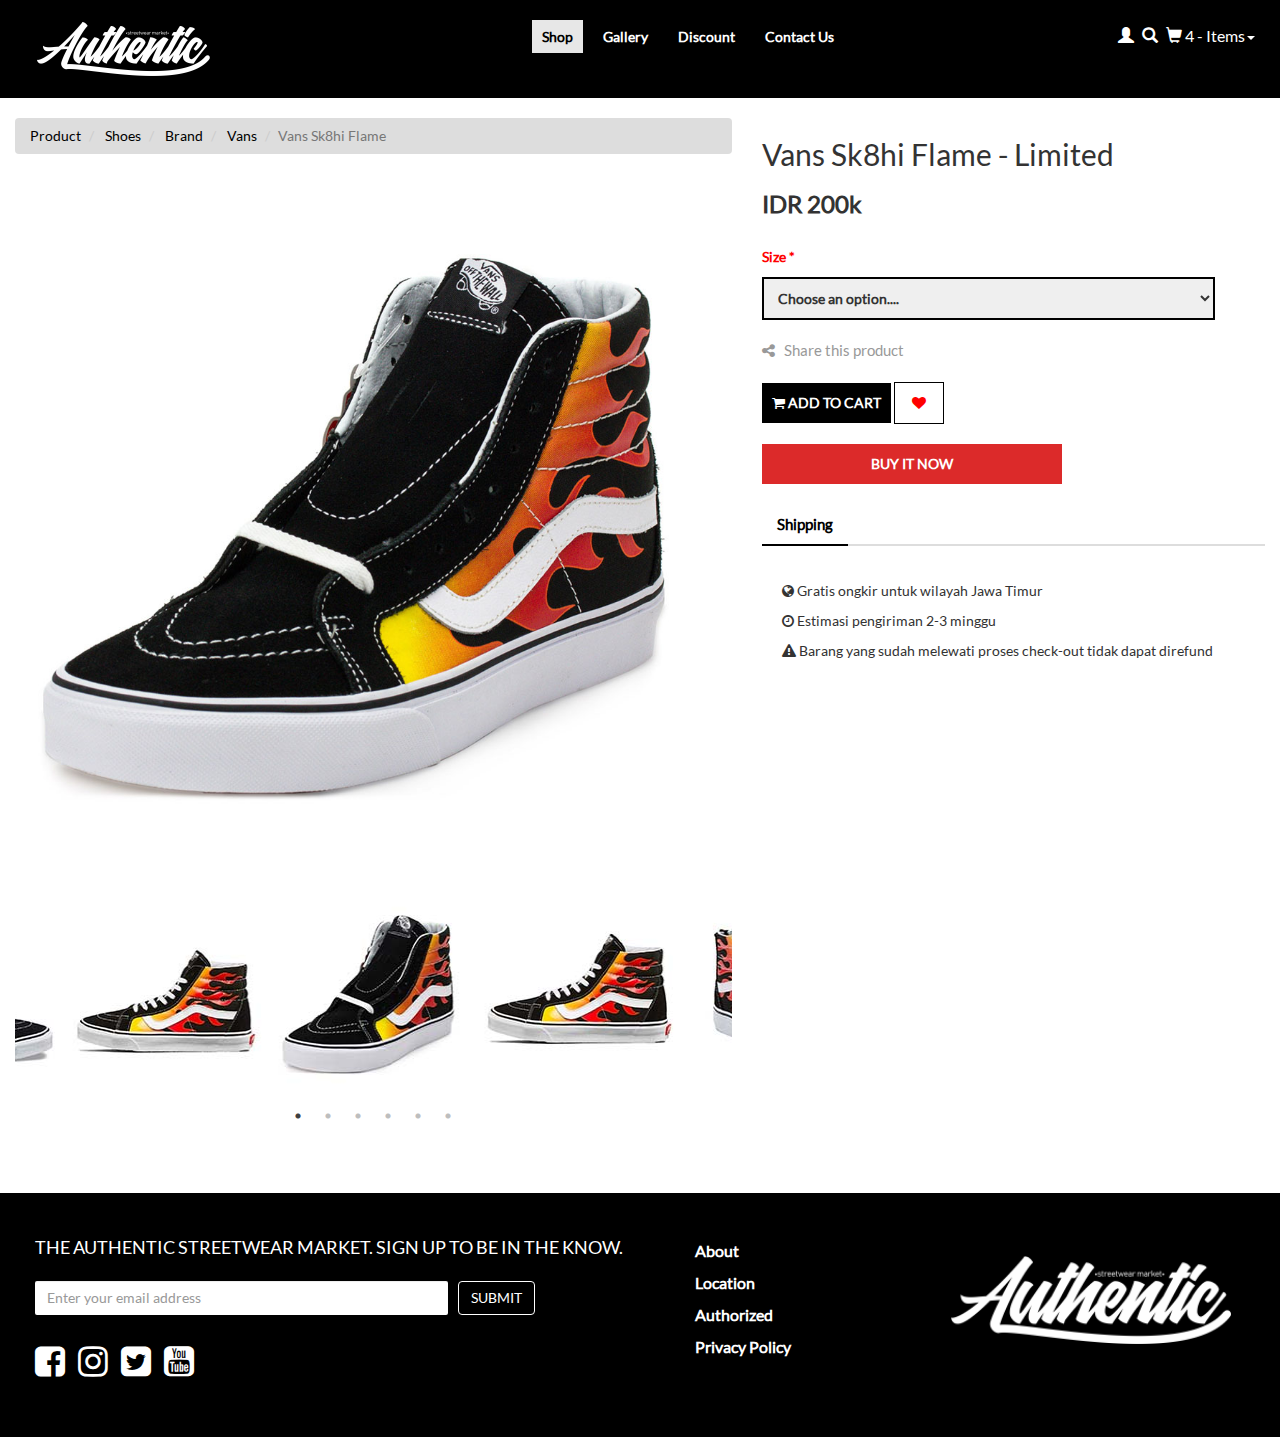
<file: added-item.html>
<!DOCTYPE html>
<html>
<head>
	<meta charset="utf-8">
	<meta http-equiv="X-UA-Compatible" content="IE=edge">
	<meta name="viewport" content="width=device-width, initial-scale=1">
	<title>Authentic Shoes | Product</title>
	<link rel="stylesheet" href="css/bootstrap.min.css">
    <link rel="stylesheet" type="text/css" href="css/font-awesome.css">
	<link rel="stylesheet" type="text/css" href="css/style.css">

	<!-- libs -->
	<link rel="stylesheet" type="text/css" href="js/libs/slick/slick.css">
 	<link rel="stylesheet" type="text/css" href="js/libs/slick/slick-theme.css">
</head>
<body>
	<header>
		<div class="container-fluid">
			<div class="row">
				<div class="col-md-3">
					<a href="index.html"><img class="img-responsive" src="img/2222.png" style="padding: 12px;"></a>
				</div>
				<div class="col-md-7">
					<nav class="navbar navbar-default" role="navigation">
						<div class="container-fluid">
							<!-- Brand and toggle get grouped for better mobile display -->
							<div class="navbar-header">
								<button type="button" class="navbar-toggle" data-toggle="collapse" data-target=".navbar-ex1-collapse">
									<span class="sr-only">Toggle navigation</span>
									<span class="icon-bar"></span>
									<span class="icon-bar"></span>
									<span class="icon-bar"></span>
								</button>
								<a class="navbar-brand visible-xs" href="#">Authentic Shoes</a>
							</div>
					
							<!-- Collect the nav links, forms, and other content for toggling -->
							<div class="collapse navbar-collapse navbar-ex1-collapse">
								<ul class="nav navbar-nav">
									<li class="active"><a href="product.html">Shop</a></li>
									<li><a href="#">Gallery</a></li>
									<li><a href="#">Discount</a></li>
									<li><a href="#">Contact Us</a></li>
								</ul>
							</div><!-- /.navbar-collapse -->
						</div>
					</nav>
				</div>
				<div class="col-md-2">
					<div class="cart">
						<ul class="navbar-right cart-menu">
							<li><span class="glyphicon glyphicon-user"></span></li>
							<li><span class="glyphicon glyphicon-search"></span></li>
							<li class="dropdown">
					          <a href="#" class="dropdown-toggle" data-toggle="dropdown" role="button" aria-expanded="false"> <span class="glyphicon glyphicon-shopping-cart"></span> 4 - Items<span class="caret"></span></a>
					          <ul class="dropdown-menu dropdown-cart" role="menu">
					              <li>
					                  <span class="item">
					                    <span class="item-left">
					                        <img src="img/product/1.jpg" alt="" style="width:50px;" />
					                        <span class="item-info">
					                            <span><b>Vans Sk8hi Flame</b></span>
					                            <span>23$</span>
					                        </span>
					                    </span>
					                    <span class="item-right">
					                        <button class="btn btn-xs btn-danger pull-right">x</button>
					                    </span>
					                </span>
					              </li>
					              <li>
					                  <span class="item">
					                    <span class="item-left">
					                        <img src="img/product/2.jpg" alt="" style="width:50px;" />
					                        <span class="item-info">
					                            <span><b>Vans Sk8hi Tosca</b></span>
					                            <span>23$</span>
					                        </span>
					                    </span>
					                    <span class="item-right">
					                        <button class="btn btn-xs btn-danger pull-right">x</button>
					                    </span>
					                </span>
					              </li>
					              <li>
					                  <span class="item">
					                    <span class="item-left">
					                        <img src="img/product/3.jpg" alt="" style="width:50px;" />
					                        <span class="item-info">
					                            <span><b>Vans Sk8hi X</b></span>
					                            <span>23$</span>
					                        </span>
					                    </span>
					                    <span class="item-right">
					                        <button class="btn btn-xs btn-danger pull-right">x</button>
					                    </span>
					                </span>
					              </li>
					              <li>
					                  <span class="item">
					                    <span class="item-left">
					                        <img src="img/product/4.jpg" alt="" style="width:50px;" />
					                        <span class="item-info">
					                            <span><b>Vans Sk8hi Snoopy</b></span>
					                            <span>23$</span>
					                        </span>
					                    </span>
					                    <span class="item-right">
					                        <button class="btn btn-xs btn-danger pull-right">x</button>
					                    </span>
					                </span>
					              </li>
					              <li class="divider"></li>
					              <li><a class="text-center" href="" style="color:#000">View Cart</a></li>
					          </ul>
						</ul>
					</div>
				</div>
			</div>		
		</div>	
	</header><!-- /header -->
	<br>
	<section>
		<div class="container-fluid">
			<div class="row">
				<div class="col-md-7">
					<ol class="breadcrumb">
						<li>
							<a href="index.html">Product</a>
						</li>
						<li>
							<a href="#">Shoes</a>
						</li>
						<li>
							<a href="index.html">Brand</a>
						</li>
						<li>
							<a href="vans.html">Vans</a>
						</li>
						<li class="active">Vans Sk8hi Flame</li>
					</ol>
					<div class="slider-for">
						<div><img src="img/product/preview/1.jpg"></div>
						<div><img src="img/product/preview/2.jpg"></div>
						<div><img src="img/product/preview/3.jpg"></div>
						<div><img src="img/product/preview/4.jpg"></div>
						<div><img src="img/product/preview/5.jpg"></div>
						<div><img src="img/product/preview/6.jpg"></div>
					</div>

					<div class="slider-nav">
					  	<div><img src="img/product/preview/1-1.jpg"></div>
					  	<div><img src="img/product/preview/2-2.jpg"></div>
						<div><img src="img/product/preview/3-3.jpg"></div>
						<div><img src="img/product/preview/4-4.jpg"></div>
						<div><img src="img/product/preview/5-5.jpg"></div>
						<div><img src="img/product/preview/6-6.jpg"></div>
					</div>
				</div>	
				<div class="col-md-5">
					<div class="detailed-ct">
						<h2>Vans Sk8hi Flame - Limited</h2>
						<h3><b>IDR 200k</b></h3>
						<br>
						<p id="red">Size *</p>
						<select>
							<option>Choose an option....</option>
							<option>38</option>
							<option>39</option>
							<option>40 (Sold Out)</option>
							<option>41</option>
							<option>42 (Sold Out</option>
						</select>
						<br><br>
						<a href="#"><i class="fa fa-share-alt"></i> &nbsp; Share this product</a>
						<br><br>
						<div class="btn-group">
							<button type="button"><i class="fa fa-shopping-cart"></i>&nbsp;add to cart</button>
							<button type="button" id="wl"  data-toggle="tooltip" data-placement="right" title="Add to wish list"><i class="fa fa-heart"></i></button>
						</div>
						<br><br>
						<div class="btn-group">
							<form action="payments.html">
								<button type="submit" id="buy">Buy It Now</button>
							</form>
						</div>
						<br><br>
						<div role="tabpanel">
							<!-- Nav tabs -->
							<ul class="nav nav-tabs" role="tablist">
								<li role="presentation" class="active">
									<a href="#tab" aria-controls="tab" role="tab" data-toggle="tab">Shipping</a>
								</li>
							</ul>
						
							<!-- Tab panes -->
							<div class="tab-content">
								<div role="tabpanel" class="tab-pane active" id="tab">
								<p><i class="fa fa-globe" aria-hidden="true"></i> Gratis ongkir untuk wilayah Jawa Timur</p>
								<p><i class="fa fa-clock-o" aria-hidden="true"></i> Estimasi pengiriman 2-3 minggu</p>
								<p><i class="fa fa-exclamation-triangle" aria-hidden="true"></i> Barang yang sudah melewati proses check-out tidak dapat direfund</p> 
								</div>
							</div>
						</div>
					</div>
				</div>
			</div>
		</div>
	</section>
	<br>
	<footer>
		<div class="container-fluid">
			<div class="row">
				<div class="col-md-6">
					<form action="" method="POST" role="form">
						<legend>THE AUTHENTIC STREETWEAR MARKET. SIGN UP TO BE IN THE KNOW.</legend>
						<div class="form-group">
							<input type="text" class="form-control" id="" placeholder="Enter your email address">
						</div>					
						<button type="submit" class="btn btn-primary">Submit</button>
					</form>
					<br>
					<ul class="social-media">
						<li>
							<a href="">
								<i class="fa fa-facebook-square"></i>
							</a>
						</li>
						<li>
							<a href="">
								<i class="fa fa-instagram"></i>
							</a>
						</li>
						<li>
							<a href="">
								<i class="fa fa-twitter-square"></i>
							</a>
						</li>
						<li>
							<a href="">
								<i class="fa fa-youtube-square"></i>
							</a>
						</li>
					</ul>				
				</div>
				<div class="col-md-3">
					<ul class="menu">
						<li><a href="">About</a></li>
						<li><a href="">Location</a></li>
						<li><a href="">Authorized</a></li>
						<li><a href="">Privacy Policy</a></li>
					</ul>
				</div>
				<div class="col-md-3">
					<img src="img/12.png">
				</div>
			</div>
		</div>	
	</footer>
	
	<script src="js/jquery.js"></script>
	<script src="js/bootstrap.min.js"></script>
	<script src="js/libs/slick/slick.js" type="text/javascript" charset="utf-8"></script>
	<script type="text/javascript">
		$('.slider-for').slick({
		  slidesToShow: 1,
		  slidesToScroll: 1,
		  arrows: false,
		  fade: true,
		  asNavFor: '.slider-nav'
		});
		$('.slider-nav').slick({
		  slidesToShow: 3,
		  slidesToScroll: 1,
		  asNavFor: '.slider-for',
		  dots: true,
		  centerMode: true,
		  focusOnSelect: true
		});
	</script>
	<script type="text/javascript">
		$(function () {
		  $('[data-toggle="tooltip"]').tooltip()
		})
	</script>
</body>
</html>
</file>
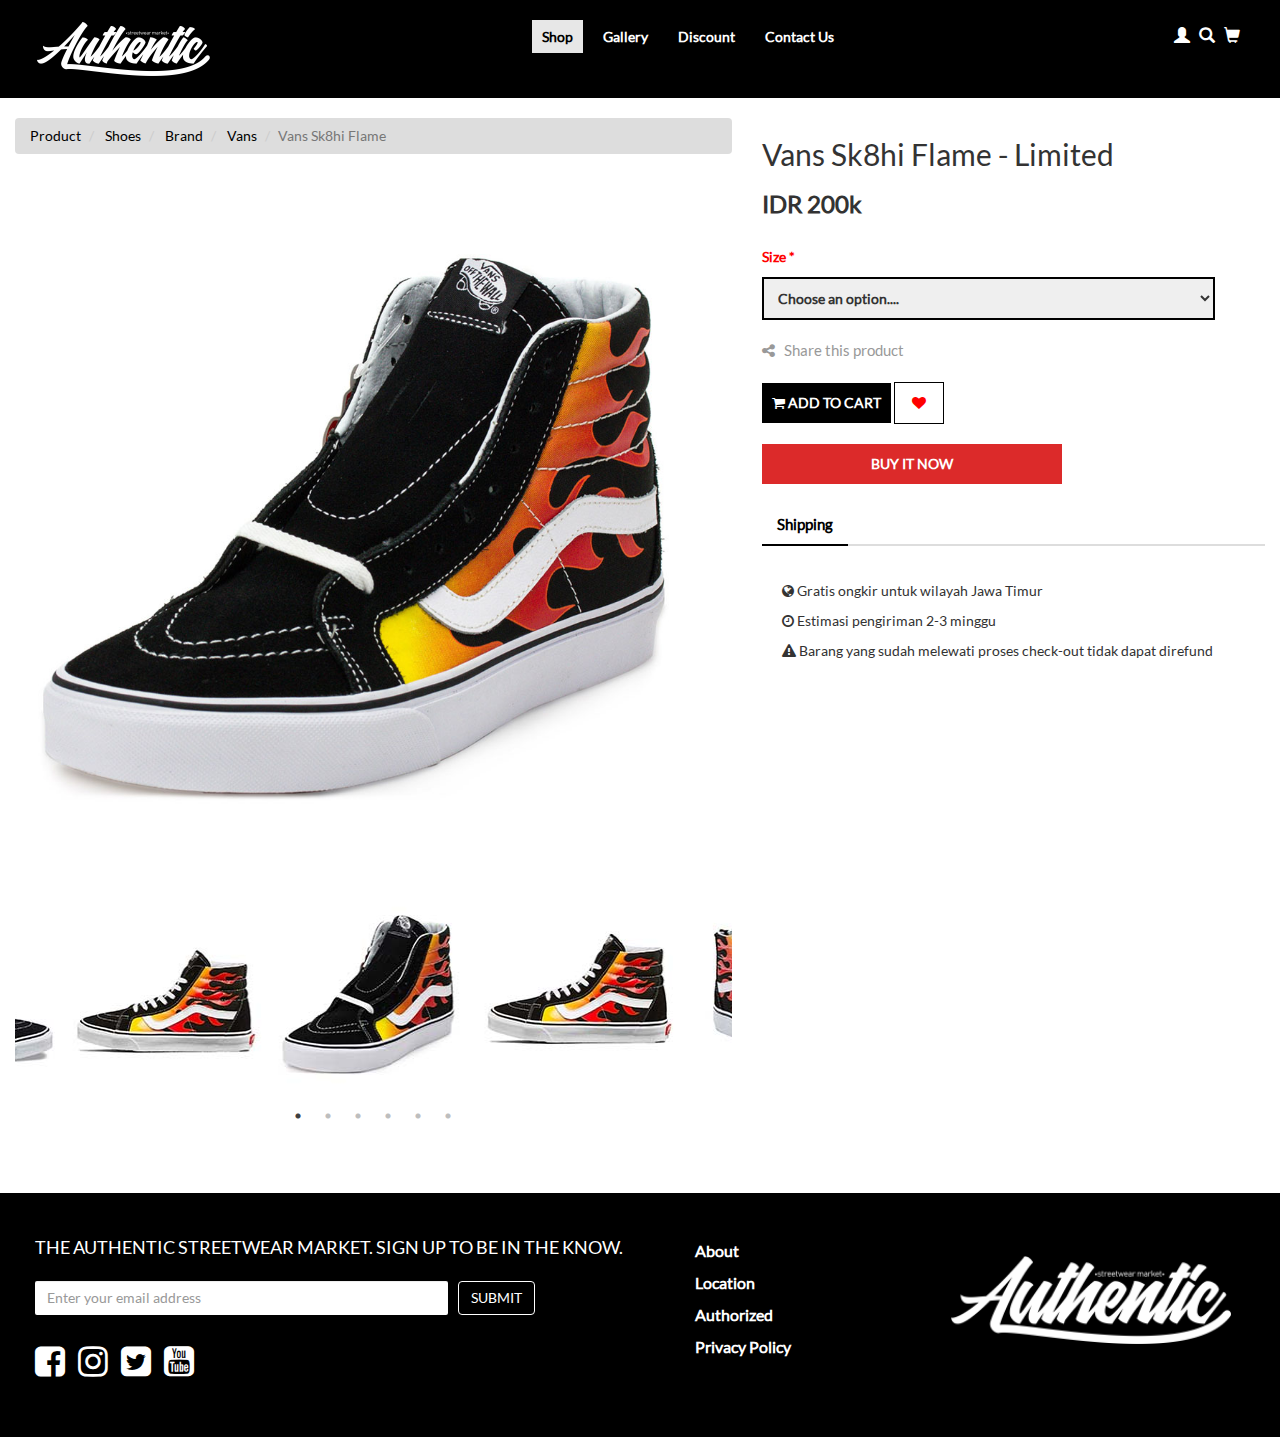
<file: detail-product.html>
<!DOCTYPE html>
<html>
<head>
	<meta charset="utf-8">
	<meta http-equiv="X-UA-Compatible" content="IE=edge">
	<meta name="viewport" content="width=device-width, initial-scale=1">
	<title>Authentic Shoes | Product</title>
	<link rel="stylesheet" href="css/bootstrap.min.css">
    <link rel="stylesheet" type="text/css" href="css/font-awesome.css">
	<link rel="stylesheet" type="text/css" href="css/style.css">

	<!-- libs -->
	<link rel="stylesheet" type="text/css" href="js/libs/slick/slick.css">
 	<link rel="stylesheet" type="text/css" href="js/libs/slick/slick-theme.css">
</head>
<body>
	<header>
		<div class="container-fluid">
			<div class="row">
				<div class="col-md-3">
					<a href="index.html"><img class="img-responsive" src="img/2222.png" style="padding: 12px;"></a>
				</div>
				<div class="col-md-7">
					<nav class="navbar navbar-default" role="navigation">
						<div class="container-fluid">
							<!-- Brand and toggle get grouped for better mobile display -->
							<div class="navbar-header">
								<button type="button" class="navbar-toggle" data-toggle="collapse" data-target=".navbar-ex1-collapse">
									<span class="sr-only">Toggle navigation</span>
									<span class="icon-bar"></span>
									<span class="icon-bar"></span>
									<span class="icon-bar"></span>
								</button>
								<a class="navbar-brand visible-xs" href="#">Authentic Shoes</a>
							</div>
					
							<!-- Collect the nav links, forms, and other content for toggling -->
							<div class="collapse navbar-collapse navbar-ex1-collapse">
								<ul class="nav navbar-nav">
									<li class="active"><a href="product.html">Shop</a></li>
									<li><a href="#">Gallery</a></li>
									<li><a href="#">Discount</a></li>
									<li><a href="#">Contact Us</a></li>
								</ul>
							</div><!-- /.navbar-collapse -->
						</div>
					</nav>
				</div>
				<div class="col-md-2">
					<div class="cart">
						<span class="glyphicon glyphicon-user"></span>
						&nbsp;
						<span class="glyphicon glyphicon-search"></span>
						&nbsp;
						<span class="glyphicon glyphicon-shopping-cart"></span>
					</div>
				</div>
			</div>		
		</div>	
	</header><!-- /header -->
	<br>
	<section>
		<div class="container-fluid">
			<div class="row">
				<div class="col-md-7">
					<ol class="breadcrumb">
						<li>
							<a href="index.html">Product</a>
						</li>
						<li>
							<a href="#">Shoes</a>
						</li>
						<li>
							<a href="index.html">Brand</a>
						</li>
						<li>
							<a href="vans.html">Vans</a>
						</li>
						<li class="active">Vans Sk8hi Flame</li>
					</ol>
					<div class="slider-for">
						<div><img src="img/product/preview/1.jpg"></div>
						<div><img src="img/product/preview/2.jpg"></div>
						<div><img src="img/product/preview/3.jpg"></div>
						<div><img src="img/product/preview/4.jpg"></div>
						<div><img src="img/product/preview/5.jpg"></div>
						<div><img src="img/product/preview/6.jpg"></div>
					</div>

					<div class="slider-nav">
					  	<div><img src="img/product/preview/1-1.jpg"></div>
					  	<div><img src="img/product/preview/2-2.jpg"></div>
						<div><img src="img/product/preview/3-3.jpg"></div>
						<div><img src="img/product/preview/4-4.jpg"></div>
						<div><img src="img/product/preview/5-5.jpg"></div>
						<div><img src="img/product/preview/6-6.jpg"></div>
					</div>
				</div>	
				<div class="col-md-5">
					<div class="detailed-ct">
						<h2>Vans Sk8hi Flame - Limited</h2>
						<h3><b>IDR 200k</b></h3>
						<br>
						<p id="red">Size *</p>
						<select>
							<option>Choose an option....</option>
							<option>38</option>
							<option>39</option>
							<option>40 (Sold Out)</option>
							<option>41</option>
							<option>42 (Sold Out</option>
						</select>
						<br><br>
						<a href="#"><i class="fa fa-share-alt"></i> &nbsp; Share this product</a>
						<br><br>
						<div class="btn-group">
							<form action="added-item.html">
								<button type="submit"><i class="fa fa-shopping-cart"></i>&nbsp;add to cart</button>
							<button type="button" id="wl"  data-toggle="tooltip" data-placement="right" title="Add to wish list"><i class="fa fa-heart"></i></button>
							</form>
						</div>
						<br><br>
						<div class="btn-group">
							<form action="payments.html">
								<button type="submit" id="buy">Buy It Now</button>
							</form>
						</div>
						<br><br>
						<div role="tabpanel">
							<!-- Nav tabs -->
							<ul class="nav nav-tabs" role="tablist">
								<li role="presentation" class="active">
									<a href="#tab" aria-controls="tab" role="tab" data-toggle="tab">Shipping</a>
								</li>
							</ul>
						
							<!-- Tab panes -->
							<div class="tab-content">
								<div role="tabpanel" class="tab-pane active" id="tab">
								<p><i class="fa fa-globe" aria-hidden="true"></i> Gratis ongkir untuk wilayah Jawa Timur</p>
								<p><i class="fa fa-clock-o" aria-hidden="true"></i> Estimasi pengiriman 2-3 minggu</p>
								<p><i class="fa fa-exclamation-triangle" aria-hidden="true"></i> Barang yang sudah melewati proses check-out tidak dapat direfund</p> 
								</div>
							</div>
						</div>
					</div>
				</div>
			</div>
		</div>
	</section>
	<br>
	<footer>
		<div class="container-fluid">
			<div class="row">
				<div class="col-md-6">
					<form action="" method="POST" role="form">
						<legend>THE AUTHENTIC STREETWEAR MARKET. SIGN UP TO BE IN THE KNOW.</legend>
						<div class="form-group">
							<input type="text" class="form-control" id="" placeholder="Enter your email address">
						</div>					
						<button type="submit" class="btn btn-primary">Submit</button>
					</form>
					<br>
					<ul class="social-media">
						<li>
							<a href="">
								<i class="fa fa-facebook-square"></i>
							</a>
						</li>
						<li>
							<a href="">
								<i class="fa fa-instagram"></i>
							</a>
						</li>
						<li>
							<a href="">
								<i class="fa fa-twitter-square"></i>
							</a>
						</li>
						<li>
							<a href="">
								<i class="fa fa-youtube-square"></i>
							</a>
						</li>
					</ul>				
				</div>
				<div class="col-md-3">
					<ul class="menu">
						<li><a href="">About</a></li>
						<li><a href="">Location</a></li>
						<li><a href="">Authorized</a></li>
						<li><a href="">Privacy Policy</a></li>
					</ul>
				</div>
				<div class="col-md-3">
					<img src="img/12.png">
				</div>
			</div>
		</div>	
	</footer>
	
	<script src="js/jquery.js"></script>
	<script src="js/bootstrap.min.js"></script>
	<script src="js/libs/slick/slick.js" type="text/javascript" charset="utf-8"></script>
	<script type="text/javascript">
		$('.slider-for').slick({
		  slidesToShow: 1,
		  slidesToScroll: 1,
		  arrows: false,
		  fade: true,
		  asNavFor: '.slider-nav'
		});
		$('.slider-nav').slick({
		  slidesToShow: 3,
		  slidesToScroll: 1,
		  asNavFor: '.slider-for',
		  dots: true,
		  centerMode: true,
		  focusOnSelect: true
		});
	</script>
	<script type="text/javascript">
		$(function () {
		  $('[data-toggle="tooltip"]').tooltip()
		})
	</script>
</body>
</html>
</file>
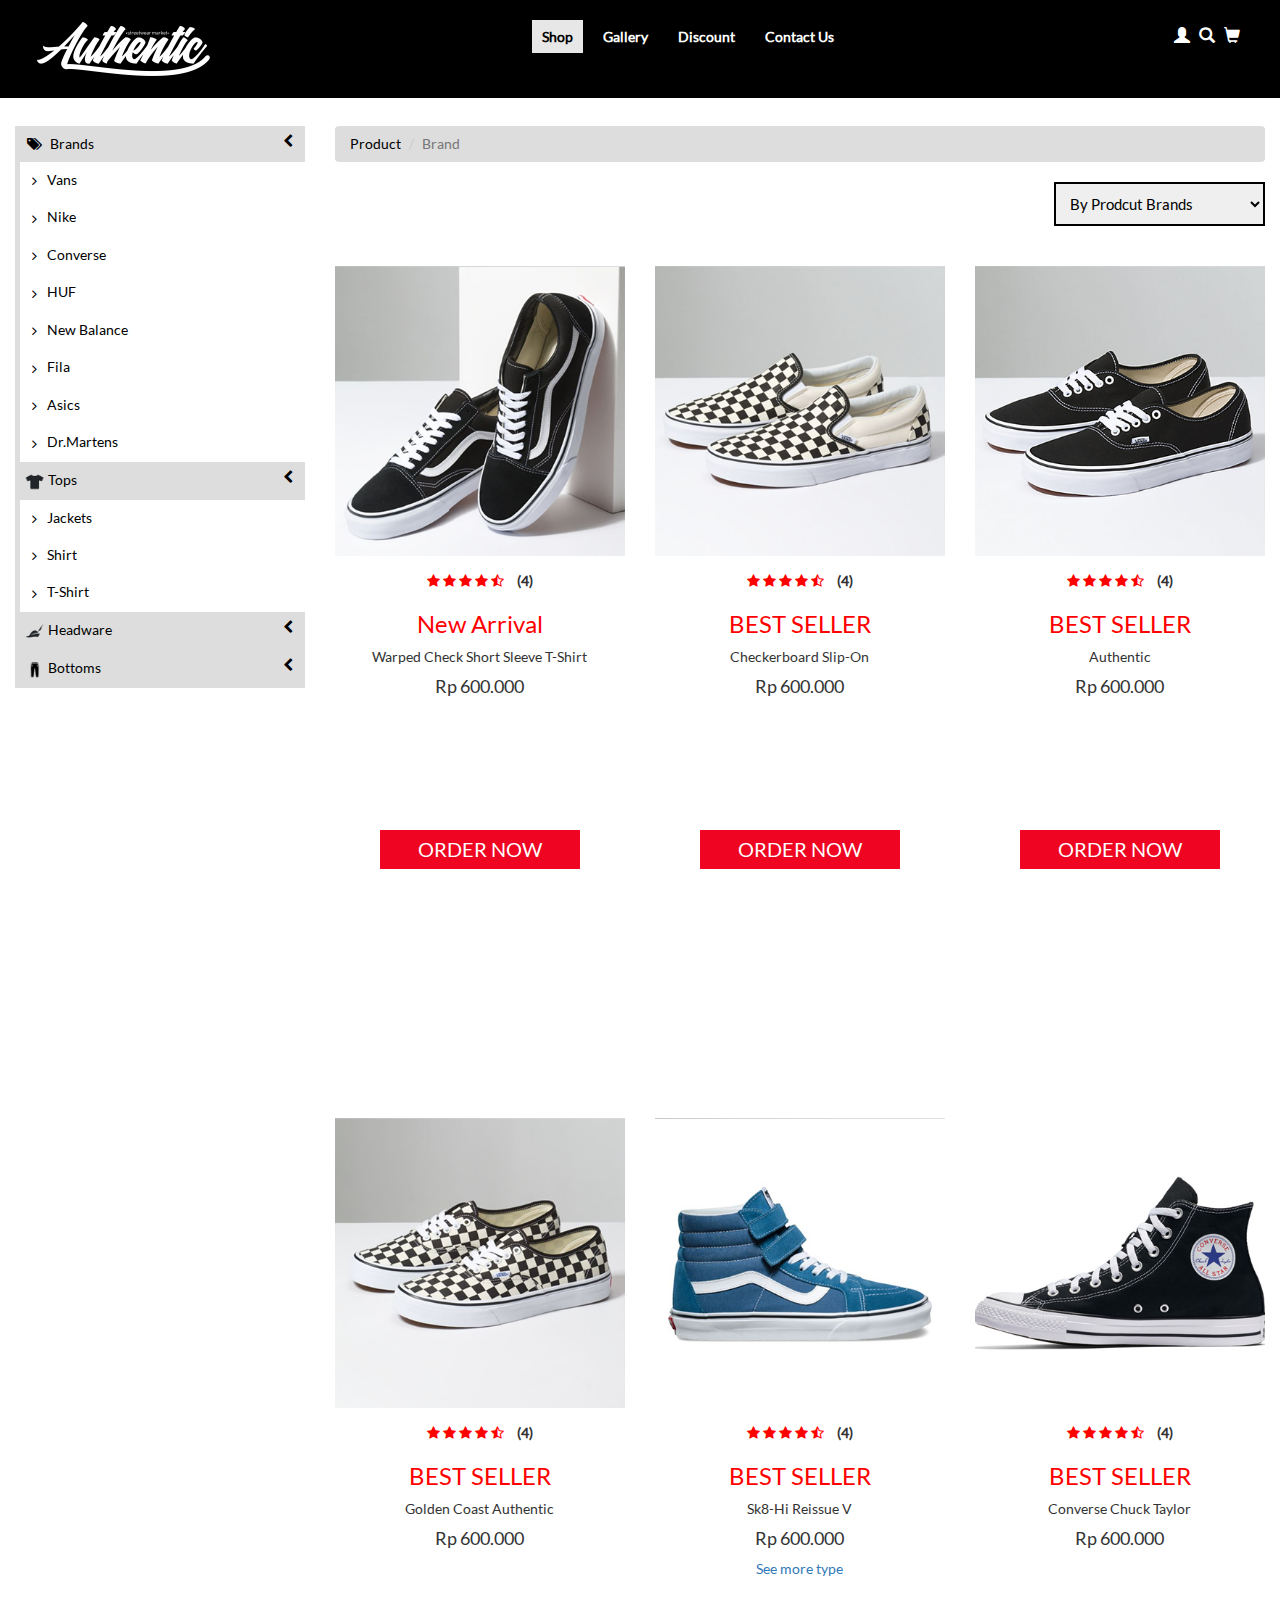
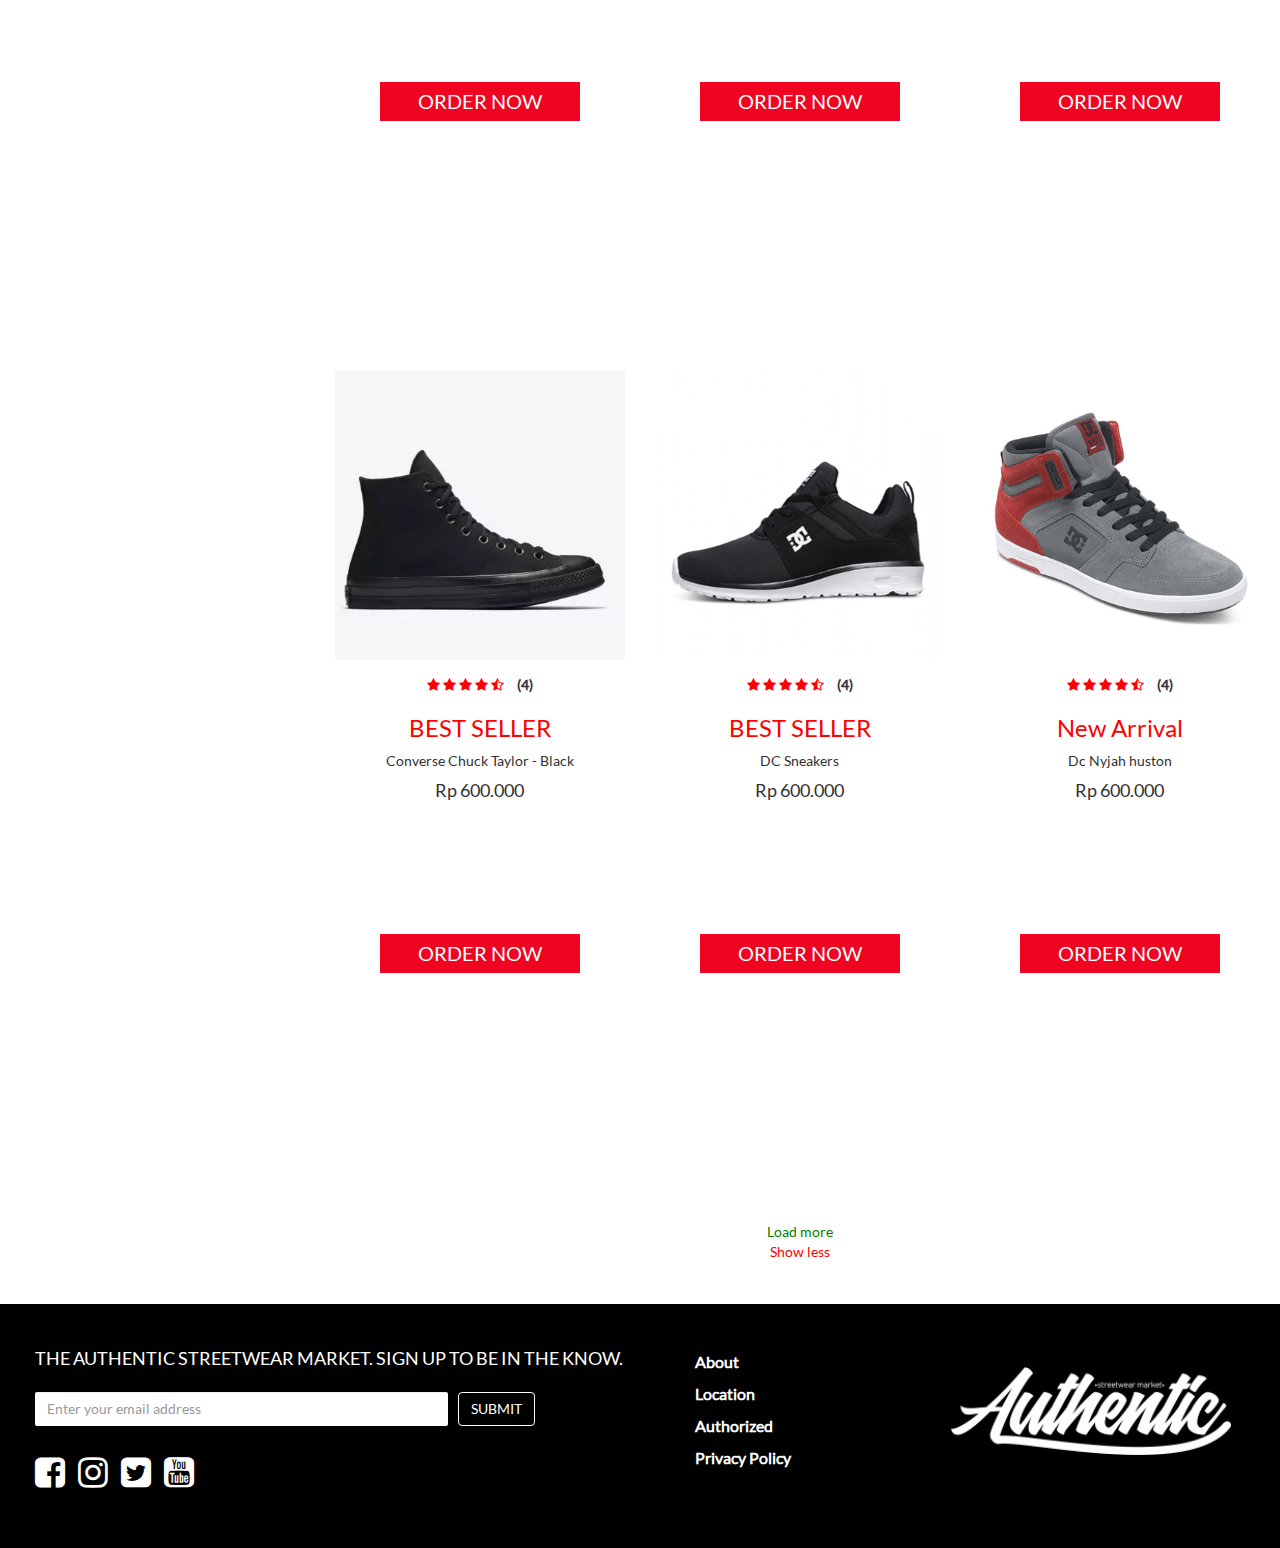
<file: product.html>
<!DOCTYPE html>
<html>
<head>
	<meta charset="utf-8">
	<meta http-equiv="X-UA-Compatible" content="IE=edge">
	<meta name="viewport" content="width=device-width, initial-scale=1">
	<title>Authentic Shoes | Product</title>
	<link rel="stylesheet" href="css/bootstrap.min.css">
    <link rel="stylesheet" type="text/css" href="css/font-awesome.css">
	<link rel="stylesheet" type="text/css" href="css/style.css">
</head>
<body>
	<header>
		<div class="container-fluid">
			<div class="row">
				<div class="col-md-3">
					<a href="index.html"><img class="img-responsive" src="img/2222.png" style="padding: 12px;"></a>
				</div>
				<div class="col-md-7">
					<nav class="navbar navbar-default" role="navigation">
						<div class="container-fluid">
							<!-- Brand and toggle get grouped for better mobile display -->
							<div class="navbar-header">
								<button type="button" class="navbar-toggle" data-toggle="collapse" data-target=".navbar-ex1-collapse">
									<span class="sr-only">Toggle navigation</span>
									<span class="icon-bar"></span>
									<span class="icon-bar"></span>
									<span class="icon-bar"></span>
								</button>
								<a class="navbar-brand visible-xs" href="#">Authentic Shoes</a>
							</div>
					
							<!-- Collect the nav links, forms, and other content for toggling -->
							<div class="collapse navbar-collapse navbar-ex1-collapse">
								<ul class="nav navbar-nav">
									<li class="active"><a href="product.html">Shop</a></li>
									<li><a href="#">Gallery</a></li>
									<li><a href="#">Discount</a></li>
									<li><a href="#">Contact Us</a></li>
								</ul>
							</div><!-- /.navbar-collapse -->
						</div>
					</nav>
				</div>
				<div class="col-md-2">
					<div class="cart">
						<span class="glyphicon glyphicon-user"></span>
						&nbsp;
						<span class="glyphicon glyphicon-search"></span>
						&nbsp;
						<span class="glyphicon glyphicon-shopping-cart"></span>
					</div>
				</div>
			</div>		
		</div>	
	</header><!-- /header -->
	<section id="sidebar-menu">
		<div class="container-fluid">
			<div class="row">
				<div class="col-md-3">
					<div class="sidebar left ">
					   <ul class="list-sidebar bg-defoult">
					      <li>
					         <a href="#" data-toggle="collapse" data-target="#dashboard" class="collapsed active" > <i class="fa fa-tags"></i> <span class="nav-label"> Brands </span> <span class="fa fa-chevron-left pull-right"></span> </a>
					         <ul class="sub-menu collapse in" id="dashboard">
					            <li><a href="#">Vans</a></li>
					            <li><a href="#">Nike</a></li>
					            <li><a href="#">Converse</a></li>
					            <li><a href="#">HUF</a></li>
					            <li><a href="#">New Balance</a></li>
					            <li><a href="#">Fila</a></li>
					            <li><a href="#">Asics</a></li>
					            <li><a href="#">Dr.Martens</a></li>
					            </ul>
					      </li>
					      <li>
					         <a href="#" data-toggle="collapse" data-target="#products" class="collapsed active" > <img src="img/icons/tops.png"> <span class="nav-label">Tops</span> <span class="fa fa-chevron-left pull-right"></span> </a>
					         <ul class="sub-menu collapse in" id="products">
					            <li><a href="#">Jackets</a></li>
					            <li><a href="#">Shirt</a></li>
					            <li><a href="#">T-Shirt</a></li>
					         </ul>
					      </li>
					      <li>
					         <a href="#" data-toggle="collapse" data-target="#tables" class="collapsed active" ><img src="img/icons/head.png"> <span class="nav-label">Headware</span><span class="fa fa-chevron-left pull-right"></span></a>
					         <ul  class="sub-menu collapse" id="tables" >
					            <li><a href=""> Caps</a></li>
					            <li><a href=""> Suglasses</a></li>
					         </ul>
					      </li>
					      <li>
					         <a href="#" data-toggle="collapse" data-target="#e-commerce" class="collapsed active" ><img src="img/icons/bottoms.png"> <span class="nav-label">Bottoms</span><span class="fa fa-chevron-left pull-right"></span></a>
					         <ul  class="sub-menu collapse" id="e-commerce" >
					            <li><a href=""> Shoes</a></li>
					            <li><a href=""> Denim</a></li>
					            <li><a href=""> Pants</a></li>
					            <li><a href=""> Sweatpants</a></li>
					            <li><a href=""> Cargopants</a></li>
					            <li><a href=""> Shorts</a></li>
					         </ul>
					      </li>
					   </ul>
					</div>	
				</div>

				<div class="col-md-9 clearfix" id="content">
					<ol class="breadcrumb">
						<li>
							<a href="index.html">Product</a>
						</li>
						<li class="active">Brand</li>
					</ol>
					<div class="row" id="product-list">
						<div class="col-md-12">
							<select name="type" id="type" style="margin-left:57px;width: 211px;padding: 10px;font-size: 15px;float: right;margin: 0 0 40px;border: 2px solid #000;color: #000;">
								<option>By Prodcut Brands</option>
				                <option name="Vans" value="Vans">Vans</option>
				                <option name="DC" value="DC">DC</option>
				                <option name="Converse" value="Converse">Converse</option>
				                <option name="Nike" value="Nike">Nike</option>
					        </select> 							
						</div>
						<ul id="myList">
							<li class="list-it">
								<div class="col-md-4 clearfix vans">
									<div class="divbutton">
										<img data-alt-src="img/popular-product/1.jpg" src="img/popular-product/1-1.jpg" alt="" class="img-responsive">
										<div class="capts">
											<ul>
												<li><i class="fa fa-star" aria-hidden="true"></i></li>
												<li><i class="fa fa-star" aria-hidden="true"></i></li>
												<li><i class="fa fa-star" aria-hidden="true"></i></li>
												<li><i class="fa fa-star" aria-hidden="true"></i></li>
												<li><i class="fa fa-star-half-o" aria-hidden="true"></i></li>
												<li><span>(4)</span></li>
											</ul>
											<h3>New Arrival</h3>
											<span>Warped Check Short Sleeve T-Shirt</span>
											<h4>Rp 600.000</h4>
										</div>
										<form action="detail-product.html">
											<button type="submit">Order Now</button>
										</form>
									</div>
								</div>
							</li>
							<li class="list-it">
								<div class="col-md-4 clearfix vans">
									<div class="divbutton">
										<img data-alt-src="img/popular-product/2-2.jpg" src="img/popular-product/2.jpg" alt="">
										<div class="capts">
											<ul>
												<li><i class="fa fa-star" aria-hidden="true"></i></li>
												<li><i class="fa fa-star" aria-hidden="true"></i></li>
												<li><i class="fa fa-star" aria-hidden="true"></i></li>
												<li><i class="fa fa-star" aria-hidden="true"></i></li>
												<li><i class="fa fa-star-half-o" aria-hidden="true"></i></li>
												<li><span>(4)</span></li>
											</ul>
											<h3>BEST SELLER</h3>
											<span>Checkerboard Slip-On</span>
											<h4>Rp 600.000</h4>
										</div>
										<form action="detail-product.html">
											<button type="submit">Order Now</button>
										</form>
									</div>
								</div>
							</li>
							<li class="list-it">
								<div class="col-md-4 clearfix vans">
									<div class="divbutton">
										<img data-alt-src="img/popular-product/3-3.jpg" src="img/popular-product/3.jpg" alt="">
										<div class="capts">
											<ul>
												<li><i class="fa fa-star" aria-hidden="true"></i></li>
												<li><i class="fa fa-star" aria-hidden="true"></i></li>
												<li><i class="fa fa-star" aria-hidden="true"></i></li>
												<li><i class="fa fa-star" aria-hidden="true"></i></li>
												<li><i class="fa fa-star-half-o" aria-hidden="true"></i></li>
												<li><span>(4)</span></li>
											</ul>
											<h3>BEST SELLER</h3>
											<span>Authentic</span>
											<h4>Rp 600.000</h4>
										</div>
										<form action="detail-product.html">
											<button type="submit">Order Now</button>
										</form>
									</div>
								</div>
							</li>
							<li class="list-it">
								<div class="col-md-4 clearfix vans">
									<div class="divbutton">
										<img data-alt-src="img/popular-product/4-4.jpg" src="img/popular-product/4.jpg" alt="">
										<div class="capts">
											<ul>
												<li><i class="fa fa-star" aria-hidden="true"></i></li>
												<li><i class="fa fa-star" aria-hidden="true"></i></li>
												<li><i class="fa fa-star" aria-hidden="true"></i></li>
												<li><i class="fa fa-star" aria-hidden="true"></i></li>
												<li><i class="fa fa-star-half-o" aria-hidden="true"></i></li>
												<li><span>(4)</span></li>
											</ul>
											<h3>BEST SELLER</h3>
											<span>Golden Coast Authentic</span>
											<h4>Rp 600.000</h4>
										</div>
										<form action="detail-product.html">
											<button type="submit">Order Now</button>
										</form>
									</div>
								</div>
							</li>
							<li class="list-it">
								<div class="col-md-4 clearfix vans">
									<div class="divbutton">
										<img data-alt-src="img/popular-product/5-5.jpg" src="img/popular-product/5.jpg" alt="">
										<div class="capts">
											<ul>
												<li><i class="fa fa-star" aria-hidden="true"></i></li>
												<li><i class="fa fa-star" aria-hidden="true"></i></li>
												<li><i class="fa fa-star" aria-hidden="true"></i></li>
												<li><i class="fa fa-star" aria-hidden="true"></i></li>
												<li><i class="fa fa-star-half-o" aria-hidden="true"></i></li>
												<li><span>(4)</span></li>
											</ul>
											<h3>BEST SELLER</h3>
											<span>Sk8-Hi Reissue V</span>
											<h4>Rp 600.000</h4>
											<a href="vans.html" title="">See more type</a>
										</div>
										<form action="detail-product.html">
											<button type="submit">Order Now</button>
										</form>
									</div>
								</div>
							</li>
							<li class="list-it">
								<div class="col-md-4 clearfix converse">
									<div class="divbutton">
										<img data-alt-src="img/popular-product/6-6.jpg" src="img/popular-product/6.jpg" alt="">
										<div class="capts">
											<ul>
												<li><i class="fa fa-star" aria-hidden="true"></i></li>
												<li><i class="fa fa-star" aria-hidden="true"></i></li>
												<li><i class="fa fa-star" aria-hidden="true"></i></li>
												<li><i class="fa fa-star" aria-hidden="true"></i></li>
												<li><i class="fa fa-star-half-o" aria-hidden="true"></i></li>
												<li><span>(4)</span></li>
											</ul>
											<h3>BEST SELLER</h3>
											<span>Converse Chuck Taylor</span>
											<h4>Rp 600.000</h4>
										</div>
										<form action="detail-product.html">
											<button type="submit">Order Now</button>
										</form>
									</div>
								</div>
							</li>
							<li class="list-it">
								<div class="col-md-4 clearfix converse">
									<div class="divbutton">
										<img data-alt-src="img/popular-product/9-9.jpg" src="img/popular-product/9.jpg" alt="">
										<div class="capts">
											<ul>
												<li><i class="fa fa-star" aria-hidden="true"></i></li>
												<li><i class="fa fa-star" aria-hidden="true"></i></li>
												<li><i class="fa fa-star" aria-hidden="true"></i></li>
												<li><i class="fa fa-star" aria-hidden="true"></i></li>
												<li><i class="fa fa-star-half-o" aria-hidden="true"></i></li>
												<li><span>(4)</span></li>
											</ul>
											<h3>BEST SELLER</h3>
											<span>Converse Chuck Taylor - Black</span>
											<h4>Rp 600.000</h4>
										</div>
										<form action="detail-product.html">
											<button type="submit">Order Now</button>
										</form>
									</div>
								</div>
							</li>
							<li class="list-it">
								<div class="col-md-4 clearfix dc_shoes">
									<div class="divbutton">
										<img data-alt-src="img/popular-product/0-0.jpg" src="img/popular-product/0.jpg" alt="">
										<div class="capts">
											<ul>
												<li><i class="fa fa-star" aria-hidden="true"></i></li>
												<li><i class="fa fa-star" aria-hidden="true"></i></li>
												<li><i class="fa fa-star" aria-hidden="true"></i></li>
												<li><i class="fa fa-star" aria-hidden="true"></i></li>
												<li><i class="fa fa-star-half-o" aria-hidden="true"></i></li>
												<li><span>(4)</span></li>
											</ul>
											<h3>BEST SELLER</h3>
											<span>DC Sneakers</span>
											<h4>Rp 600.000</h4>
										</div>
										<form action="detail-product.html">
											<button type="submit">Order Now</button>
										</form>
									</div>
								</div>
							</li>
							<li class="list-it">
								<div class="col-md-4 clearfix dc_shoes">
									<div class="divbutton">
										<img data-alt-src="img/popular-product/8-8.jpg" src="img/popular-product/8.jpg" alt="">
										<div class="capts">
											<ul>
												<li><i class="fa fa-star" aria-hidden="true"></i></li>
												<li><i class="fa fa-star" aria-hidden="true"></i></li>
												<li><i class="fa fa-star" aria-hidden="true"></i></li>
												<li><i class="fa fa-star" aria-hidden="true"></i></li>
												<li><i class="fa fa-star-half-o" aria-hidden="true"></i></li>
												<li><span>(4)</span></li>
											</ul>
											<h3>New Arrival</h3>
											<span>Dc Nyjah huston</span>
											<h4>Rp 600.000</h4>
										</div>
										<form action="detail-product.html">
											<button type="submit">Order Now</button>
										</form>
									</div>
								</div>
							</li>
							<li class="list-it">
								<div class="col-md-4 clearfix nike">
									<div class="divbutton">
										<img data-alt-src="img/popular-product/7-7.jpg" src="img/popular-product/7.jpg" alt="">
										<div class="capts">
											<ul>
												<li><i class="fa fa-star" aria-hidden="true"></i></li>
												<li><i class="fa fa-star" aria-hidden="true"></i></li>
												<li><i class="fa fa-star" aria-hidden="true"></i></li>
												<li><i class="fa fa-star" aria-hidden="true"></i></li>
												<li><i class="fa fa-star-half-o" aria-hidden="true"></i></li>
												<li><span>(4)</span></li>
											</ul>
											<h3>NEW ARRIVAL</h3>
											<span>Nike Air Jordan</span>
											<h4>Rp 600.000</h4>
										</div>
										<form action="detail-product.html">
											<button type="submit">Order Now</button>
										</form>
									</div>
								</div>
							</li>
							<li class="list-it">
								<div class="col-md-4 clearfix vans">
									<div class="divbutton">
										<img data-alt-src="img/popular-product/Apparel/A1.jpg" src="img/popular-product/Apparel/A11.jpg" alt="">
										<div class="capts">
											<ul>
												<li><i class="fa fa-star" aria-hidden="true"></i></li>
												<li><i class="fa fa-star" aria-hidden="true"></i></li>
												<li><i class="fa fa-star" aria-hidden="true"></i></li>
												<li><i class="fa fa-star" aria-hidden="true"></i></li>
												<li><i class="fa fa-star-half-o" aria-hidden="true"></i></li>
												<li><span>(4)</span></li>
											</ul>
											<h3>BEST SELLER</h3>
											<span>Warped Check Short Sleeve T-Shirt</span>
											<h4>Rp 600.000</h4>
										</div>
										<form action="detail-product.html">
											<button type="submit">Order Now</button>
										</form>
									</div>
								</div>
							</li>
							<li class="list-it">
								<div class="col-md-4 clearfix vans">
									<div class="divbutton">
										<img data-alt-src="img/popular-product/Apparel/A2.jpg" src="img/popular-product/Apparel/A22.jpg" alt="">
										<div class="capts">
											<ul>
												<li><i class="fa fa-star" aria-hidden="true"></i></li>
												<li><i class="fa fa-star" aria-hidden="true"></i></li>
												<li><i class="fa fa-star" aria-hidden="true"></i></li>
												<li><i class="fa fa-star" aria-hidden="true"></i></li>
												<li><i class="fa fa-star-half-o" aria-hidden="true"></i></li>
												<li><span>(4)</span></li>
											</ul>
											<h3>BEST SELLER</h3>
											<span>OTW Distort Anorak</span>
											<h4>Rp 600.000</h4>
										</div>
										<form action="detail-product.html">
											<button type="submit">Order Now</button>
										</form>
									</div>
								</div>
							</li>
							<li class="list-it">
								<div class="col-md-4 clearfix vans">
									<div class="divbutton">
										<img data-alt-src="img/popular-product/Apparel/A3.jpg" src="img/popular-product/Apparel/A33.jpg" alt="">
										<div class="capts">
											<ul>
												<li><i class="fa fa-star" aria-hidden="true"></i></li>
												<li><i class="fa fa-star" aria-hidden="true"></i></li>
												<li><i class="fa fa-star" aria-hidden="true"></i></li>
												<li><i class="fa fa-star" aria-hidden="true"></i></li>
												<li><i class="fa fa-star-half-o" aria-hidden="true"></i></li>
												<li><span>(4)</span></li>
											</ul>
											<h3>BEST SELLER</h3>
											<span>Disney x Vans Mickey Mouse's 90th Fantasia T-Shirt</span>
											<h4>Rp 600.000</h4>
										</div>
										<form action="detail-product.html">
											<button type="submit">Order Now</button>
										</form>
									</div>
								</div>
							</li>
							<li class="list-it">
								<div class="col-md-4 clearfix dc_shoes">
									<div class="divbutton">
										<img data-alt-src="img/popular-product/Apparel/A5.jpg" src="img/popular-product/Apparel/A55.jpg" alt="">
										<div class="capts">
											<ul>
												<li><i class="fa fa-star" aria-hidden="true"></i></li>
												<li><i class="fa fa-star" aria-hidden="true"></i></li>
												<li><i class="fa fa-star" aria-hidden="true"></i></li>
												<li><i class="fa fa-star" aria-hidden="true"></i></li>
												<li><i class="fa fa-star-half-o" aria-hidden="true"></i></li>
												<li><span>(4)</span></li>
											</ul>
											<h3>BEST SELLER</h3>
											<span>DC Flannel</span>
											<h4>Rp 600.000</h4>
										</div>
										<form action="detail-product.html">
											<button type="submit">Order Now</button>
										</form>
									</div>
								</div>
							</li>
							<li class="list-it">
								<div class="col-md-4 clearfix nike">
									<div class="divbutton">
										<img data-alt-src="img/popular-product/Apparel/A4.jpg" src="img/popular-product/Apparel/A44.jpg" alt="">
										<div class="capts">
											<ul>
												<li><i class="fa fa-star" aria-hidden="true"></i></li>
												<li><i class="fa fa-star" aria-hidden="true"></i></li>
												<li><i class="fa fa-star" aria-hidden="true"></i></li>
												<li><i class="fa fa-star" aria-hidden="true"></i></li>
												<li><i class="fa fa-star-half-o" aria-hidden="true"></i></li>
												<li><span>(4)</span></li>
											</ul>
											<h3>BEST SELLER</h3>
											<span>Nike Black T-Shirt</span>
											<h4>Rp 600.000</h4>
										</div>
										<form action="detail-product.html">
											<button type="submit">Order Now</button>
										</form>
									</div>
								</div>
							</li>
							<li class="list-it">
								<div class="col-md-4 clearfix nike">
									<div class="divbutton">
										<img data-alt-src="img/popular-product/Apparel/A66.jpg" src="img/popular-product/Apparel/A6.jpg" alt="">
										<div class="capts">
											<ul>
												<li><i class="fa fa-star" aria-hidden="true"></i></li>
												<li><i class="fa fa-star" aria-hidden="true"></i></li>
												<li><i class="fa fa-star" aria-hidden="true"></i></li>
												<li><i class="fa fa-star" aria-hidden="true"></i></li>
												<li><i class="fa fa-star-half-o" aria-hidden="true"></i></li>
												<li><span>(4)</span></li>
											</ul>
											<h3>NEW ARRIVAL</h3>
											<span>Nike Black Polo T-Shirt</span>
											<h4>Rp 600.000</h4>
										</div>
										<form action="detail-product.html">
											<button type="submit">Order Now</button>
										</form>
									</div>
								</div>
							</li>
							<li class="list-it">
								<div class="col-md-4 clearfix nike">
									<div class="divbutton">
										<img data-alt-src="img/popular-product/Apparel/A77.jpg" src="img/popular-product/Apparel/A7.jpg" alt="">
										<div class="capts">
											<ul>
												<li><i class="fa fa-star" aria-hidden="true"></i></li>
												<li><i class="fa fa-star" aria-hidden="true"></i></li>
												<li><i class="fa fa-star" aria-hidden="true"></i></li>
												<li><i class="fa fa-star" aria-hidden="true"></i></li>
												<li><i class="fa fa-star-half-o" aria-hidden="true"></i></li>
												<li><span>(4)</span></li>
											</ul>
											<h3>NEW ARRIVAL</h3>
											<span>Nike SB x Anti-Hero Hooded</span>
											<h4>Rp 600.000</h4>
										</div>
										<form action="detail-product.html">
											<button type="submit">Order Now</button>
										</form>
									</div>
								</div>
							</li>
							<li class="list-it">
								<div class="col-md-4 clearfix converse">
									<div class="divbutton">
										<img data-alt-src="img/popular-product/Apparel/A88.jpg" src="img/popular-product/Apparel/A8.jpg" alt="">
										<div class="capts">
											<ul>
												<li><i class="fa fa-star" aria-hidden="true"></i></li>
												<li><i class="fa fa-star" aria-hidden="true"></i></li>
												<li><i class="fa fa-star" aria-hidden="true"></i></li>
												<li><i class="fa fa-star" aria-hidden="true"></i></li>
												<li><i class="fa fa-star-half-o" aria-hidden="true"></i></li>
												<li><span>(4)</span></li>
											</ul>
											<h3>NEW ARRIVAL</h3>
											<span>Converse Chuck Patch</span>
											<h4>Rp 600.000</h4>
										</div>
										<form action="detail-product.html">
											<button type="submit">Order Now</button>
										</form>
									</div>
								</div>
							</li>
							<li class="list-it">
								<div class="col-md-4 clearfix converse">
									<div class="divbutton">
										<img data-alt-src="img/popular-product/Apparel/A99.jpg" src="img/popular-product/Apparel/A9.jpg" alt="">
										<div class="capts">
											<ul>
												<li><i class="fa fa-star" aria-hidden="true"></i></li>
												<li><i class="fa fa-star" aria-hidden="true"></i></li>
												<li><i class="fa fa-star" aria-hidden="true"></i></li>
												<li><i class="fa fa-star" aria-hidden="true"></i></li>
												<li><i class="fa fa-star-half-o" aria-hidden="true"></i></li>
												<li><span>(4)</span></li>
											</ul>
											<h3>NEW ARRIVAL</h3>
											<span>Converse Spec Camp</span>
											<h4>Rp 600.000</h4>
										</div>
										<form action="detail-product.html">
											<button type="submit">Order Now</button>
										</form>
									</div>
								</div>
							</li>
							<li class="list-it">
								<div class="col-md-4 clearfix nike">
									<div class="divbutton">
										<img data-alt-src="img/popular-product/Apparel/A10-1.jpg" src="img/popular-product/Apparel/A10.jpg" alt="">
										<div class="capts">
											<ul>
												<li><i class="fa fa-star" aria-hidden="true"></i></li>
												<li><i class="fa fa-star" aria-hidden="true"></i></li>
												<li><i class="fa fa-star" aria-hidden="true"></i></li>
												<li><i class="fa fa-star" aria-hidden="true"></i></li>
												<li><i class="fa fa-star-half-o" aria-hidden="true"></i></li>
												<li><span>(12)</span></li>
											</ul>
											<h3>NEW ARRIVAL</h3>
											<span>Nike Black Hat</span>
											<h4>Rp 600.000</h4>
										</div>
										<form action="detail-product.html">
											<button type="submit">Order Now</button>
										</form>
									</div>
								</div>
							</li>
							
							
						</ul>
					</div>
					<div class="row">
						<div class="text-center">
							<div id="loadMore">Load more</div>
							<div id="showLess">Show less</div>
						</div>
					</div>
				</div>
			</div>
		</div>
	</section>
	<footer>
		<div class="container-fluid">
			<div class="row">
				<div class="col-md-6">
					<form action="" method="POST" role="form">
						<legend>THE AUTHENTIC STREETWEAR MARKET. SIGN UP TO BE IN THE KNOW.</legend>
						<div class="form-group">
							<input type="text" class="form-control" id="" placeholder="Enter your email address">
						</div>					
						<button type="submit" class="btn btn-primary">Submit</button>
					</form>
					<br>
					<ul class="social-media">
						<li>
							<a href="">
								<i class="fa fa-facebook-square"></i>
							</a>
						</li>
						<li>
							<a href="">
								<i class="fa fa-instagram"></i>
							</a>
						</li>
						<li>
							<a href="">
								<i class="fa fa-twitter-square"></i>
							</a>
						</li>
						<li>
							<a href="">
								<i class="fa fa-youtube-square"></i>
							</a>
						</li>
					</ul>				
				</div>
				<div class="col-md-3">
					<ul class="menu">
						<li><a href="">About</a></li>
						<li><a href="">Location</a></li>
						<li><a href="">Authorized</a></li>
						<li><a href="">Privacy Policy</a></li>
					</ul>
				</div>
				<div class="col-md-3">
					<img src="img/12.png">
				</div>
			</div>
		</div>	
	</footer>
	
	<script src="js/jquery.js"></script>
	<script src="js/bootstrap.min.js"></script>
	<script type="text/javascript">
		$(document).ready(function(){
		   $('button').click(function(){
		       $('.sidebar').toggleClass('fliph');
		   });
		});
	</script>
	<script type="text/javascript">
		var sourceSwap = function () {
	        var $this = $(this);
	        var newSource = $this.data('alt-src');
	        $this.data('alt-src', $this.attr('src'));
	        $this.attr('src', newSource);
	    }

	    $(function() {
	        $('img[data-alt-src]').each(function() { 
	            new Image().src = $(this).data('alt-src'); 
	        }).hover(sourceSwap, sourceSwap); 
	    });
	</script>
	<script type="text/javascript">
		$(function() { 
		    $('#type').change(function(){
		        if($('#type').val() == 'Vans') {
		            $('.vans').show("slow");
		            $('.converse').hide("slow"); 
		            $('.dc_shoes').hide("slow");
		            $('.nike').hide("slow");
		        }else if($('#type').val() == 'Converse') {
		            $('.vans').hide("slow");
		            $('.converse').show("slow"); 
		            $('.dc_shoes').hide("slow"); 
		            $('.nike').hide("slow");
		        }else if($('#type').val() == 'DC'){
		        	$('.vans').hide("slow");
		            $('.converse').hide("slow"); 
		            $('.dc_shoes').show("slow");
		            $('.nike').hide("slow");
		        }else if($('#type').val() == 'Nike'){
		        	$('.vans').hide("slow");
		            $('.converse').hide("slow"); 
		            $('.dc_shoes').hide("slow");
		            $('.nike').show("slow");
		        }else{
		        	$('.vans').show("slow");
		            $('.converse').show("slow"); 
		            $('.dc_shoes').show("slow");
		            $('.nike').show("slow");
		        }
		    });
		});
	</script>
	<script type="text/javascript">
		$(document).ready(function () {
		    size_li = $("#myList .list-it").length;
		    console.log(size_li);
		    x=9;
		    $('#myList .list-it:lt('+x+')').show();
		    $('#loadMore').click(function () {
		        x= (x+3 <= size_li) ? x+3 : size_li;
		        $('#myList .list-it:lt('+x+')').show("slow");
		         $('#showLess').show();
		        if(x == size_li){
		            $('#loadMore').hide();
		        }
		    });
		    $('#showLess').click(function () {
		        x=(x-3<0) ? 3 : x-3;
		        $('#myList .list-it').not(':lt('+x+')').hide("slow");
		        $('#loadMore').show();
		         $('#showLess').show();
		        if(size_li == 3){
		            $('#showLess').hide();
		        }
		    });
		});
		
	</script>
</body>
</html>
</file>
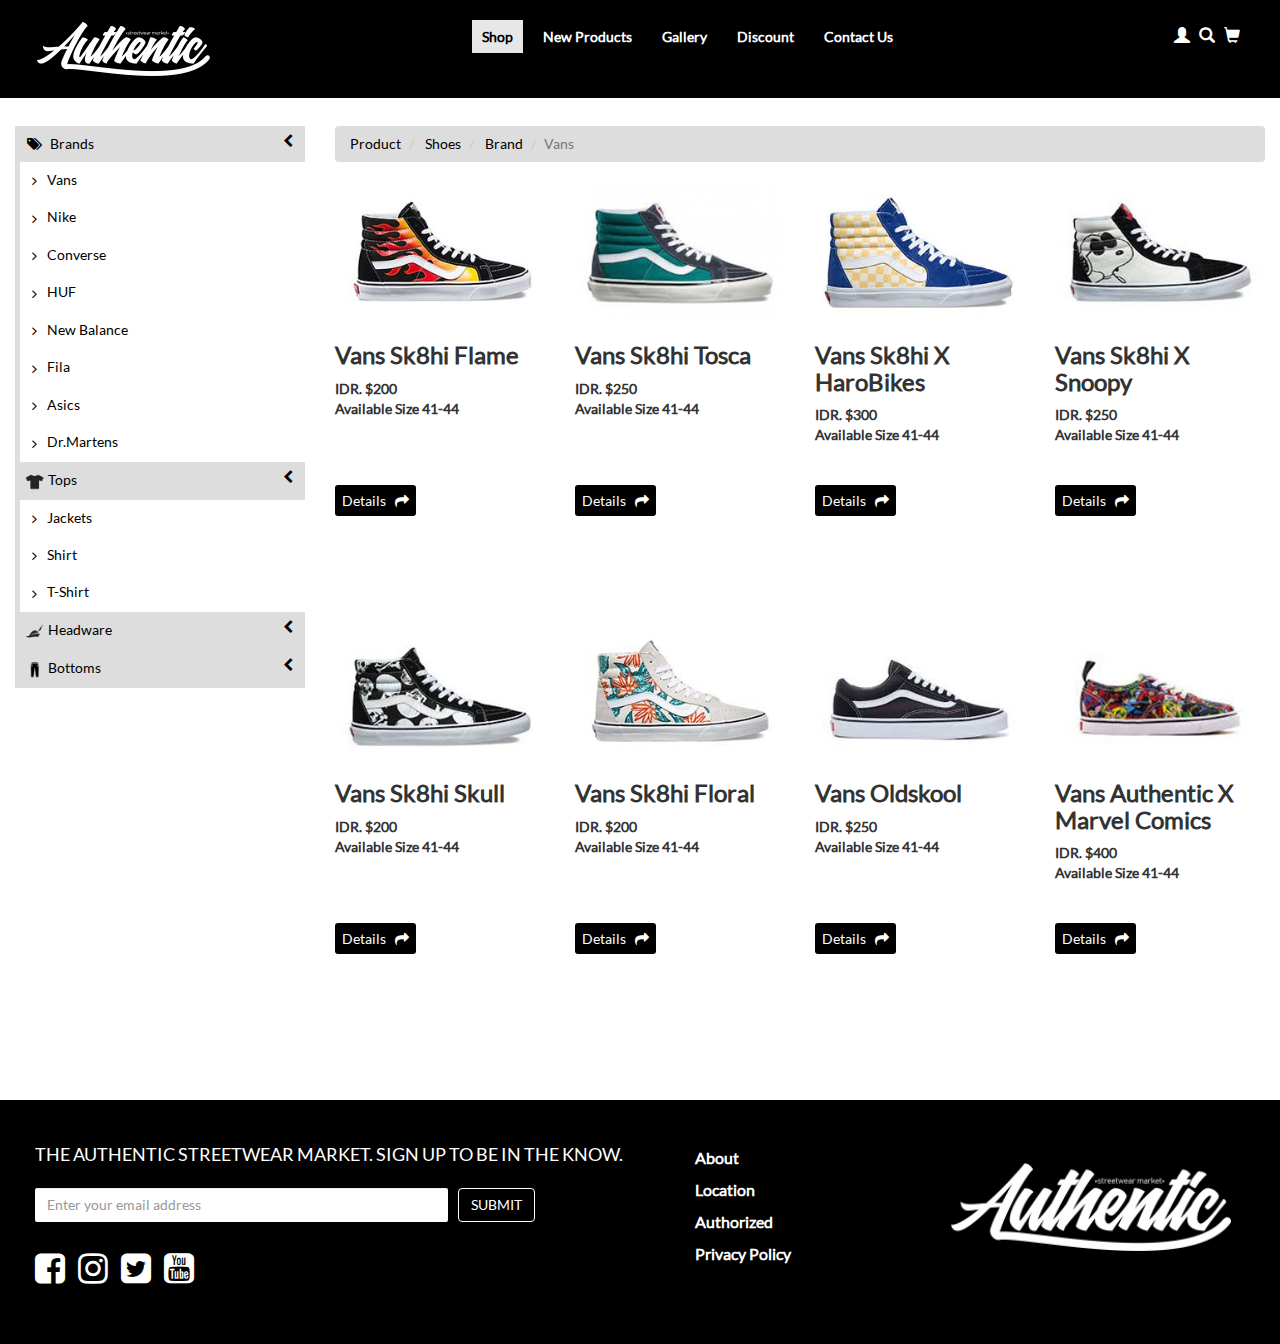
<file: vans.html>
<!DOCTYPE html>
<html>
<head>
	<meta charset="utf-8">
	<meta http-equiv="X-UA-Compatible" content="IE=edge">
	<meta name="viewport" content="width=device-width, initial-scale=1">
	<title>Authentic Shoes | Product</title>
	<link rel="stylesheet" href="css/bootstrap.min.css">
    <link rel="stylesheet" type="text/css" href="css/font-awesome.css">
	<link rel="stylesheet" type="text/css" href="css/style.css">
</head>
<body>
	<header>
		<div class="container-fluid">
			<div class="row">
				<div class="col-md-3">
					<a href="index.html"><img class="img-responsive" src="img/2222.png" style="padding: 12px;"></a>
				</div>
				<div class="col-md-7">
					<nav class="navbar navbar-default" role="navigation">
						<div class="container-fluid">
							<!-- Brand and toggle get grouped for better mobile display -->
							<div class="navbar-header">
								<button type="button" class="navbar-toggle" data-toggle="collapse" data-target=".navbar-ex1-collapse">
									<span class="sr-only">Toggle navigation</span>
									<span class="icon-bar"></span>
									<span class="icon-bar"></span>
									<span class="icon-bar"></span>
								</button>
								<a class="navbar-brand visible-xs" href="#">Authentic Shoes</a>
							</div>
					
							<!-- Collect the nav links, forms, and other content for toggling -->
							<div class="collapse navbar-collapse navbar-ex1-collapse">
								<ul class="nav navbar-nav">
									<li class="active"><a href="product.html">Shop</a></li>
									<li><a href="#">New Products</a></li>
									<li><a href="#">Gallery</a></li>
									<li><a href="#">Discount</a></li>
									<li><a href="#">Contact Us</a></li>
								</ul>
							</div><!-- /.navbar-collapse -->
						</div>
					</nav>
				</div>
				<div class="col-md-2">
					<div class="cart">
						<span class="glyphicon glyphicon-user"></span>
						&nbsp;
						<span class="glyphicon glyphicon-search"></span>
						&nbsp;
						<span class="glyphicon glyphicon-shopping-cart"></span>
					</div>
				</div>
			</div>		
		</div>	
	</header><!-- /header -->
	<section id="sidebar-menu">
		<div class="container-fluid">
			<div class="row">
				<div class="col-md-3">
					<div class="sidebar left ">
					   <ul class="list-sidebar bg-defoult">
					      <li>
					         <a href="#" data-toggle="collapse" data-target="#dashboard" class="collapsed active" > <i class="fa fa-tags"></i> <span class="nav-label"> Brands </span> <span class="fa fa-chevron-left pull-right"></span> </a>
					         <ul class="sub-menu collapse in" id="dashboard">
					            <li><a href="#">Vans</a></li>
					            <li><a href="#">Nike</a></li>
					            <li><a href="#">Converse</a></li>
					            <li><a href="#">HUF</a></li>
					            <li><a href="#">New Balance</a></li>
					            <li><a href="#">Fila</a></li>
					            <li><a href="#">Asics</a></li>
					            <li><a href="#">Dr.Martens</a></li>
					            </ul>
					      </li>
					      <li>
					         <a href="#" data-toggle="collapse" data-target="#products" class="collapsed active" > <img src="img/icons/tops.png"> <span class="nav-label">Tops</span> <span class="fa fa-chevron-left pull-right"></span> </a>
					         <ul class="sub-menu collapse in" id="products">
					            <li><a href="#">Jackets</a></li>
					            <li><a href="#">Shirt</a></li>
					            <li><a href="#">T-Shirt</a></li>
					         </ul>
					      </li>
					      <li>
					         <a href="#" data-toggle="collapse" data-target="#tables" class="collapsed active" ><img src="img/icons/head.png"> <span class="nav-label">Headware</span><span class="fa fa-chevron-left pull-right"></span></a>
					         <ul  class="sub-menu collapse" id="tables" >
					            <li><a href=""> Caps</a></li>
					            <li><a href=""> Suglasses</a></li>
					         </ul>
					      </li>
					      <li>
					         <a href="#" data-toggle="collapse" data-target="#e-commerce" class="collapsed active" ><img src="img/icons/bottoms.png"> <span class="nav-label">Bottoms</span><span class="fa fa-chevron-left pull-right"></span></a>
					         <ul  class="sub-menu collapse" id="e-commerce" >
					            <li><a href=""> Shoes</a></li>
					            <li><a href=""> Denim</a></li>
					            <li><a href=""> Pants</a></li>
					            <li><a href=""> Sweatpants</a></li>
					            <li><a href=""> Cargopants</a></li>
					            <li><a href=""> Shorts</a></li>
					         </ul>
					      </li>
					   </ul>
					</div>	
				</div>

				<div class="col-md-9 clearfix" id="content">
					<ol class="breadcrumb">
						<li>
							<a href="index.html">Product</a>
						</li>
						<li>
							<a href="#">Shoes</a>
						</li>
						<li>
							<a href="index.html">Brand</a>
						</li>
						<li class="active">Vans</li>
					</ol>
					<div class="row">
						<div class="col-md-3 clearfix dt">
							<div class="box">
								<a href="detail-product.html"><img src="img/product/1.jpg" class="img-responsive"></a>
								<div class="detail clearfix">
									<h3>
										<b>Vans Sk8hi Flame</b>
									</h3>
									<p>
										<b>IDR. $200</b>
										<br>
										<b>Available Size 41-44</b><br>
									</p>
								</div>
							</div>
							<a href="detail-product.html" class="detail-url">Details &nbsp; <i class="fa fa-share"></i></a>
						</div>

						<div class="col-md-3 clearfix dt">
							<div class="box">
								<a href="detail-product.html"><img src="img/product/2.jpg" class="img-responsive"></a>
								<div class="detail clearfix">
									<h3>
										<b>Vans Sk8hi Tosca</b>
									</h3>
									<p>
										<b>IDR. $250</b>
										<br>
										<b>Available Size 41-44</b><br>
									</p>
								</div>
							</div>
							<a href="detail-product.html" class="detail-url">Details &nbsp; <i class="fa fa-share"></i></a>
						</div>

						<div class="col-md-3 clearfix dt">
							<div class="box">
								<a href="detail-product.html"><img src="img/product/3.jpg" class="img-responsive"></a>
								<div class="detail clearfix">
									<h3>
										<b>Vans Sk8hi X HaroBikes</b>
									</h3>
									<p>
										<b>IDR. $300</b>
										<br>
										<b>Available Size 41-44</b><br>
									</p>
								</div>
							</div>
							<a href="detail-product.html" class="detail-url">Details &nbsp; <i class="fa fa-share"></i></a>
						</div>

						<div class="col-md-3 clearfix dt">
							<div class="box">
								<a href="detail-product.html"><img src="img/product/4.jpg" class="img-responsive"></a>
								<div class="detail clearfix">
									<h3>
										<b>Vans Sk8hi X Snoopy</b>
									</h3>
									<p>
										<b>IDR. $250</b>
										<br>
										<b>Available Size 41-44</b><br>
									</p>
								</div>
							</div>
							<a href="detail-product.html" class="detail-url">Details &nbsp; <i class="fa fa-share"></i></a>
						</div>

						<div class="col-md-3 clearfix dt">
							<div class="box">
								<a href="detail-product.html"><img src="img/product/5.jpg" class="img-responsive"></a>
								<div class="detail clearfix">
									<h3>
										<b>Vans Sk8hi Skull</b>
									</h3>
									<p>
										<b>IDR. $200</b>
										<br>
										<b>Available Size 41-44</b><br>
									</p>
								</div>
							</div>
							<a href="detail-product.html" class="detail-url">Details &nbsp; <i class="fa fa-share"></i></a>
						</div>

						<div class="col-md-3 clearfix dt">
							<div class="box">
								<a href="detail-product.html"><img src="img/product/6.jpg" class="img-responsive"></a>
								<div class="detail clearfix">
									<h3>
										<b>Vans Sk8hi Floral</b>
									</h3>
									<p>
										<b>IDR. $200</b>
										<br>
										<b>Available Size 41-44</b><br>
									</p>
								</div>
							</div>
							<a href="detail-product.html" class="detail-url">Details &nbsp; <i class="fa fa-share"></i></a>
						</div>

						<div class="col-md-3 clearfix dt">
							<div class="box">
								<a href="detail-product.html"><img src="img/product/7.jpg" class="img-responsive"></a>
								<div class="detail clearfix">
									<h3>
										<b>Vans Oldskool</b>
									</h3>
									<p>
										<b>IDR. $250</b>
										<br>
										<b>Available Size 41-44</b><br>
									</p>
								</div>
							</div>
							<a href="detail-product.html" class="detail-url">Details &nbsp; <i class="fa fa-share"></i></a>
						</div>

						<div class="col-md-3 clearfix dt">
							<div class="box">
								<a href="detail-product.html"><img src="img/product/8.jpg" class="img-responsive"></a>
								<div class="detail clearfix">
									<h3>
										<b>Vans Authentic X Marvel Comics</b>
									</h3>
									<p>
										<b>IDR. $400</b>
										<br>
										<b>Available Size 41-44</b><br>
									</p>
								</div>
							</div>
							<a href="detail-product.html" class="detail-url">Details &nbsp; <i class="fa fa-share"></i></a>
						</div>
					</div>
				</div>
			</div>
		</div>
	</section>
	<footer>
		<div class="container-fluid">
			<div class="row">
				<div class="col-md-6">
					<form action="" method="POST" role="form">
						<legend>THE AUTHENTIC STREETWEAR MARKET. SIGN UP TO BE IN THE KNOW.</legend>
						<div class="form-group">
							<input type="text" class="form-control" id="" placeholder="Enter your email address">
						</div>					
						<button type="submit" class="btn btn-primary">Submit</button>
					</form>
					<br>
					<ul class="social-media">
						<li>
							<a href="">
								<i class="fa fa-facebook-square"></i>
							</a>
						</li>
						<li>
							<a href="">
								<i class="fa fa-instagram"></i>
							</a>
						</li>
						<li>
							<a href="">
								<i class="fa fa-twitter-square"></i>
							</a>
						</li>
						<li>
							<a href="">
								<i class="fa fa-youtube-square"></i>
							</a>
						</li>
					</ul>				
				</div>
				<div class="col-md-3">
					<ul class="menu">
						<li><a href="">About</a></li>
						<li><a href="">Location</a></li>
						<li><a href="">Authorized</a></li>
						<li><a href="">Privacy Policy</a></li>
					</ul>
				</div>
				<div class="col-md-3">
					<img src="img/12.png">
				</div>
			</div>
		</div>	
	</footer>
	
	<script src="js/jquery.js"></script>
	<script src="js/bootstrap.min.js"></script>
	<script type="text/javascript">
		$(document).ready(function(){
		   $('button').click(function(){
		       $('.sidebar').toggleClass('fliph');
		   });
		});
	</script>
</body>
</html>
</file>
<file: css/style.css>
@font-face {
  font-family: "Lato-Regular";
  src: url("../fonts/lato/Lato-Regular.ttf"); }
@font-face {
  font-family: "Lato-Black";
  src: url("../fonts/lato/Lato-Black.ttf"); }
@font-face {
  font-family: "Lato-Bold";
  src: url("../fonts/lato/Lato-Bold.ttf"); }
* {
  -webkit-box-sizing: border-box;
  -moz-box-sizing: border-box;
  box-sizing: border-box; }


body {
  font-family: "Lato-Regular";
  font-size: 14px;
}

:focus {
  outline: none; }

textarea {
  resize: none; }

input, textarea, select, button {
  font-family: "Lato-Regular";
  font-size: 14px; }

header{
	background: #000;
	color: #fff;
	padding: 10px;
}
header .navbar-default {
    background-color: transparent;
    border-color: transparent;
}
header .navbar {
    position: relative;
    min-height: 0;
    margin-bottom: 0;
    border: 0px solid transparent;
}
header .navbar-nav{
	float:none;
    margin: 0 auto;
    display: table;
    table-layout: fixed;
}
header .navbar-nav>li{
	padding-top: 10px;
	margin-right: 10px;
}
header .navbar-nav>li>a {
	color: #fff !important; 
    line-height: 13px;
    padding: 10px;
    font-weight: bold;
}
header .navbar-default .navbar-nav>.active>a, .navbar-default .navbar-nav>.active>a:focus, .navbar-default .navbar-nav>.active>a:hover{
	color: #000 !important;
}
header .cart{
	font-size: 16px;
	padding: 15px;
	text-align: right;
}
header .cart ul.cart-menu { padding: 0; }
header .cart ul.cart-menu>li{
	display: inline-block;
	margin-right: 5px;
}
header .cart ul.cart-menu>li:last-of-type{margin-right: 0;}
header .cart ul.cart-menu >li a{
	color:#fff;
	text-decoration: none;
}
ul.dropdown-cart{
    min-width:250px;
}
ul.dropdown-cart li{
	color:#000;
}
ul.dropdown-cart li .item{
    display:block;
    padding:3px 10px;
    margin: 3px 0;
}
ul.dropdown-cart li .item:hover{
    background-color:#f3f3f3;
}
ul.dropdown-cart li .item:after{
    visibility: hidden;
    display: block;
    font-size: 0;
    content: " ";
    clear: both;
    height: 0;
}

ul.dropdown-cart li .item-left{
    float:left;
}
ul.dropdown-cart li .item-left img,
ul.dropdown-cart li .item-left span.item-info{
    float:left;
}
ul.dropdown-cart li .item-left span.item-info{
    margin-left:10px;   
}
ul.dropdown-cart li .item-left span.item-info span{
    display:block;
}
ul.dropdown-cart li .item-right{
    float:right;
}
ul.dropdown-cart li .item-right button{
    margin-top:14px;
}

.carousel-caption {
    right: -40%;
    bottom: 0;
}

/* landing */
.titles{
	color: #1a3b3e;
    padding-bottom: 10px;
    max-width: 17%;
    margin: 0 auto;
    margin-bottom: 20px;
}
section.landing-page .box-feat.text-center {
    margin-top: 15px;
    padding: 20px;
    min-height: 220px;
    font-size: 60px;
    transition: 300ms all ease-in-out;
}
section.landing-page .box-feat.text-center:hover{
	font-size: 71px;	
	border: 2px solid #000;
	-webkit-box-shadow: 0px 3px 28px 3px rgba(209,209,209,1);
	-moz-box-shadow: 0px 3px 28px 3px rgba(209,209,209,1);
	box-shadow: 0px 3px 28px 3px rgba(209,209,209,1);
}
section.landing-page .box-feat.text-center i{
	margin-top: 30px;
	color: #000;	
}
section.landing-page .box-feat.text-center h4{
	font-weight: bold;
}
.modal-content{
	background-color: transparent;
}
button.close {
    background: #fff;
    position: absolute;
    opacity: 1;
    right: 0;
    width: 30px;
    height: 25px;
}

/* content */
.breadcrumb{
	background: #ddd;
}
.breadcrumb li a{
	color:#000;
}
section#sidebar-menu{
	min-height: 500px;
	padding-top: 2em;
}
.sidebar{ background-color:#fff;transition: all 0.5s  ease-in-out; }
.bg-defoult{background-color:#fff;}
.sidebar ul{ list-style:none; margin:0px; padding:0px; }
.sidebar li a,.sidebar li a.collapsed.active{ display:block; padding:8px 12px; color:#000;border-left:0px solid #dedede;  text-decoration:none}
.sidebar li a.active{background-color:#ddd;border-left:5px solid #dedede; transition: all 0.5s  ease-in-out}
.sidebar li a:hover{background-color:#ddd !important;}
.sidebar li a i{ padding-right:5px;}
.sidebar ul li .sub-menu li a{ position:relative}
.sidebar ul li .sub-menu li a:before{
    font-family: FontAwesome;
    content: "\f105";
    display: inline-block;
    padding-left: 0px;
    padding-right: 10px;
    vertical-align: middle;
}
.sidebar li a img {
    width: 21px;
    margin-left: -3px;
}
.sidebar ul li .sub-menu li a:hover:after {
    content: "";
    position: absolute;
    left: -5px;
    top: 0;
    width: 5px;
    background-color: #111;
    height: 100%;
}
.sidebar ul li .sub-menu li a:hover{ background-color:#222; padding-left:20px; transition: all 0.5s  ease-in-out}
.sub-menu{ border-left:5px solid #dedede;}
	.sidebar li a .nav-label,.sidebar li a .nav-label+span{ transition: all 0.5s  ease-in-out}
	

	.sidebar.fliph li a .nav-label,.sidebar.fliph li a .nav-label+span{ display:none;transition: all 0.5s  ease-in-out}
	.sidebar.fliph {
    width: 42px;transition: all 0.5s  ease-in-out;
   
}
.sidebar.fliph li{ position:relative}
.sidebar.fliph .sub-menu {
    position: absolute;
    left: 39px;
    top: 0;
    background-color: #222;
    width: 150px;
    z-index: 100;
}

section #content .col-md-4 img{
	width: 100%;
}
section #content .col-md-4{
	margin-bottom: 3em;
	min-height: 90vh;
}
section #content .col-md-4.dt{
	margin-bottom: 15px !important;
}
section #content .box {
    height: 200px;
}
#content .detail-url{
	background: #000;
    color: #fff;
    padding: 7px;
    border-radius: 3px;
    text-decoration: none;
    line-height: 17;
}
.flip-container {
	perspective: 1000px;
}
.flip-container:hover .flipper, .flip-container.hover .flipper {
	transform: rotateY(180deg);
}
.flip-container, .front, .back {
	
}
.flipper {
	transition: 0.6s;
	transform-style: preserve-3d;

	position: relative;
}
.front, .back {
	backface-visibility: hidden;

	position: absolute;
	top: 0;
	left: 0;
}
.front {
	z-index: 2;
	/* for firefox 31 */
	transform: rotateY(0deg);
}
.back {
	transform: rotateY(180deg);
	width: 100%;
	height: 148px;
	background: #ddd;
}

section .slider-for img{
	width: 100%;
}
section .slider-nav img{
	width: 100%;
	height: 210px;
}
section .detailed-ct p#red{ color: red; font-weight: bold; }
section .detailed-ct select{
	width: 90%;
	padding: 10px;
	border: 2px solid #000;
	font-weight: bold;
}
section .detailed-ct a{color:#999; font-size: 15px;}
section .detailed-ct .btn-group button{
	padding: 10px;
	background: #000;
	color:#fff;
	border:0;
	text-transform: uppercase;
	font-weight: bold;
}
section .detailed-ct .btn-group button#wl{
	background: none !important;
	border:1px solid #000;
	color: red;
	width: 50px;
}
section .detailed-ct .btn-group button#buy{
	width: 300px;
	background: #dc2a2a;
	transition: 300ms all ease-in;
}
section .detailed-ct .btn-group button#buy:hover{
	background: #36961e;
}

.nav-tabs { border-bottom: 2px solid #DDD; }
.nav-tabs > li.active > a, .nav-tabs > li.active > a:focus, .nav-tabs > li.active > a:hover { border-width: 0; }
.nav-tabs > li > a { border: none; color: #666; font-weight: bold; }
.nav-tabs > li.active > a, .nav-tabs > li > a:hover { border: none; color: #000 !important; background: transparent; }
.nav-tabs > li > a::after { content: ""; background: #000; height: 2px; position: absolute; width: 100%; left: 0px; bottom: -1px; transition: all 250ms ease 0s; transform: scale(0); }
.nav-tabs > li.active > a::after, .nav-tabs > li:hover > a::after { transform: scale(1); }
.tab-nav > li > a::after { background: #21527d none repeat scroll 0% 0%; color: #fff; }
.tab-pane { padding: 15px 0; }
.tab-content{padding:20px}

.tag-pro{
	padding: 0;
	list-style: none;
	padding-bottom: 15px;
}
.tag-pro li{
	display: inline-block;
    border-left: 5px solid #ccc;
    padding-left: 15px;
    text-transform: uppercase;
}
.tag-pro li span{
	font-size: 20px;
	font-weight: bold;
}
.slick-slide img{
	width: 100%;
}
.divbutton .capts{
	text-align: center;
    min-height: 26vh;
}
.divbutton .capts h3{
	color: red;
}
.divbutton .capts ul{
	list-style: none;
	padding: 0;
	padding-top: 15px;
}
.divbutton .capts ul li{
	display: inline-block;
}
.divbutton .capts ul li span{
	padding-left: 10px;
	font-weight: bold;
}
.divbutton .capts ul li i{
	color: red;
}
.divbutton button{
	background: #ef0421;
    border: 0;
    color: #fff;
    font-size: 20px;
    text-transform: uppercase;
    padding: 5px;
    width: 200px;
    display: block;
    margin: 0 auto;
    margin-top: 2em;
}


footer{
	background: #000;
	color: #fff;
	margin-top: 3em;
	padding: 20px;
	padding-top: 3em;
	padding-bottom: 3em;
}
footer form legend{
	color: #fff;
    font-size: 18px;	
    border-bottom: 0;
}
footer .form-control {
    border: 0;
    width: 70%;
    float: left;
    margin-right: 10px;
    border-radius: 2px;
}
footer button {
	color: #fff;
    background-color: transparent !important;
    border-color: #fff !important;
    border-width: 2px;
    font-size: 15px;
    text-transform: uppercase;
}
footer .social-media {
	padding: 0;
}
	
footer .social-media li{
	display: inline-block;
	margin-right: 10px;
}
footer .social-media li a {
	color: #fff;
	font-size: 35px;
	transition: 300ms all ease-in;
}
footer .social-media li a:hover{
	color: red;
}
footer .menu{
	list-style: none;
}
footer .menu li{
	line-height: 2;
}
footer .menu li a{
	color: #fff;
	font-size: 16px;
	font-weight: bold;
}
footer img{
	width: 100%;
	margin-top: 1.5em;
	margin-left: -1em;
}


/* wizard */
    margin-top: 10px;
}

.stepwizard-row {
    display: table-row;
}

.stepwizard {
    display: table;
    width: 70%;
    position: relative;
    margin: 0 auto;
    padding-bottom: 3em;
}
.stepwizard .btn-primary {
    color: #fff;
    background-color: #8BC34A;
    border-color: #85c936;
}
.payment .btn-primary {
    color: #fff;
    background-color: #8BC34A;
    border-color: #85c936;
    outline: none;
}


.stepwizard-step button[disabled] {
    opacity: 1 !important;
    filter: alpha(opacity=100) !important;
}

.stepwizard-row:before {
    top: 14px;
    bottom: 0;
    position: absolute;
    content: " ";
    width: 100%;
    height: 1px;
   /*  background-color: #ccc; */
    z-order: 0;

}

.stepwizard-step {
    display: table-cell;
    text-align: center;
    position: relative;
    width: 265px;
}

.btn-circle {
  width: 30px;
  height: 30px;
  text-align: center;
  padding: 6px 0;
  font-size: 12px;
  line-height: 1.428571429;
  border-radius: 15px;
}

.stepwizard-step a {
    width: 75px;
    height: 75px;
    border-radius: 100%;
    font-size: 35px;
    padding: 10px;
}

#myList{
    list-style: none;
    padding: 0;
}
#myList>li{ 
    display:none;
} 
#loadMore {
    color:green;
    cursor:pointer;
}
#loadMore:hover {
    color:black;
}
#showLess {
    color:red;
    cursor:pointer;
}
#showLess:hover {
    color:black;
}
</file>
